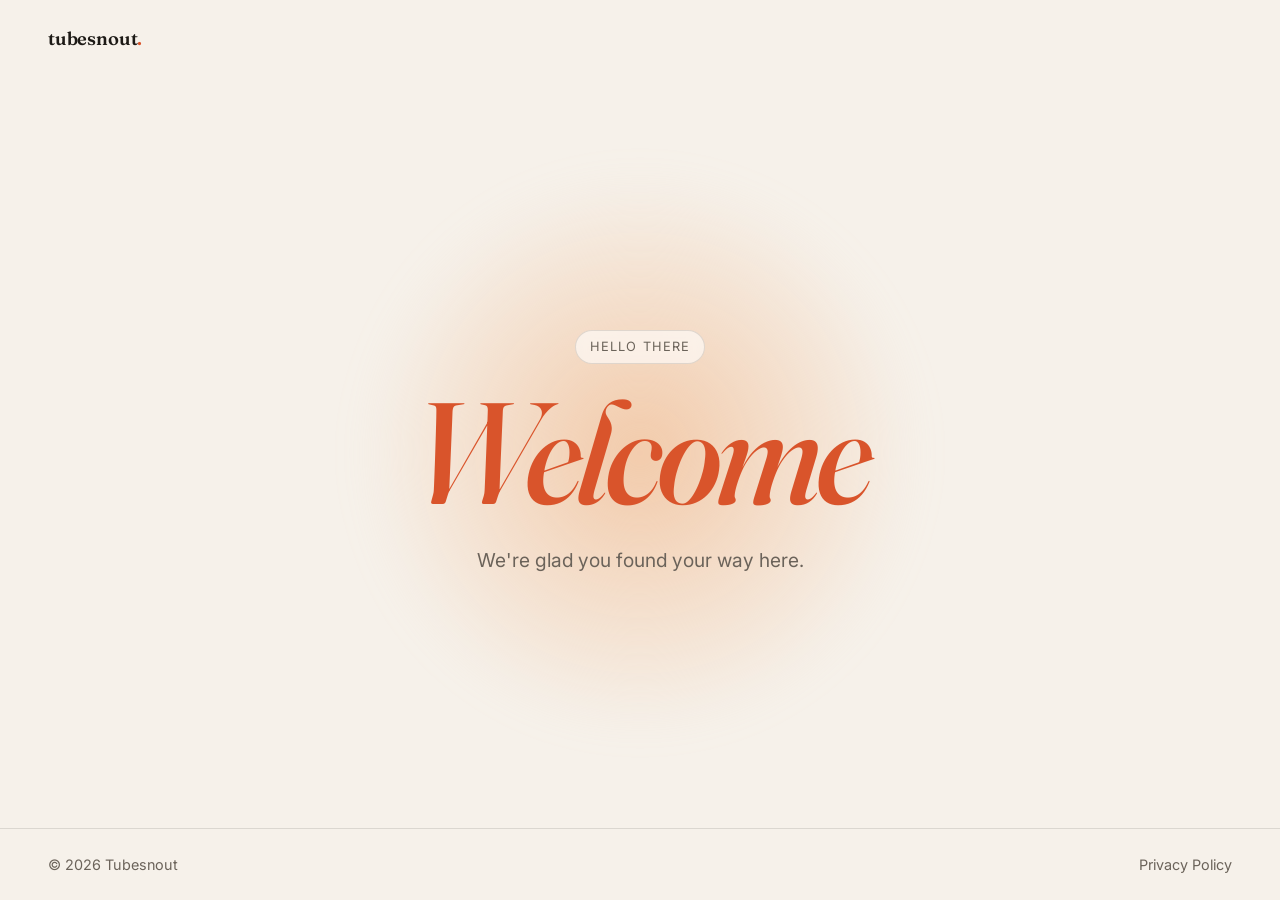
<file: index.html>
<!doctype html>
<html lang="en">
<head>
  <meta charset="utf-8">
  <meta name="viewport" content="width=device-width, initial-scale=1">
  <title>Tubesnout</title>
  <meta name="description" content="Welcome to Tubesnout.">
  <link rel="preconnect" href="https://fonts.googleapis.com">
  <link rel="preconnect" href="https://fonts.gstatic.com" crossorigin>
  <link rel="stylesheet" href="https://fonts.googleapis.com/css2?family=Fraunces:ital,opsz,wght@0,9..144,500;0,9..144,600;1,9..144,500&family=Inter:wght@400;500&display=swap">
  <link rel="stylesheet" href="style.css">
</head>
<body>
  <header class="site-header">
    <a class="brand" href="index.html">tubesnout<span>.</span></a>
  </header>

  <main class="hero">
    <div>
      <span class="eyebrow fade-in">Hello there</span>
      <h1 class="fade-in"><em>Welcome</em></h1>
      <p class="fade-in">We're glad you found your way here.</p>
    </div>
  </main>

  <footer class="site-footer">
    <span>&copy; <span id="year">2026</span> Tubesnout</span>
    <a href="privacy.html">Privacy Policy</a>
  </footer>

  <script>document.getElementById("year").textContent = new Date().getFullYear();</script>
</body>
</html>
</file>
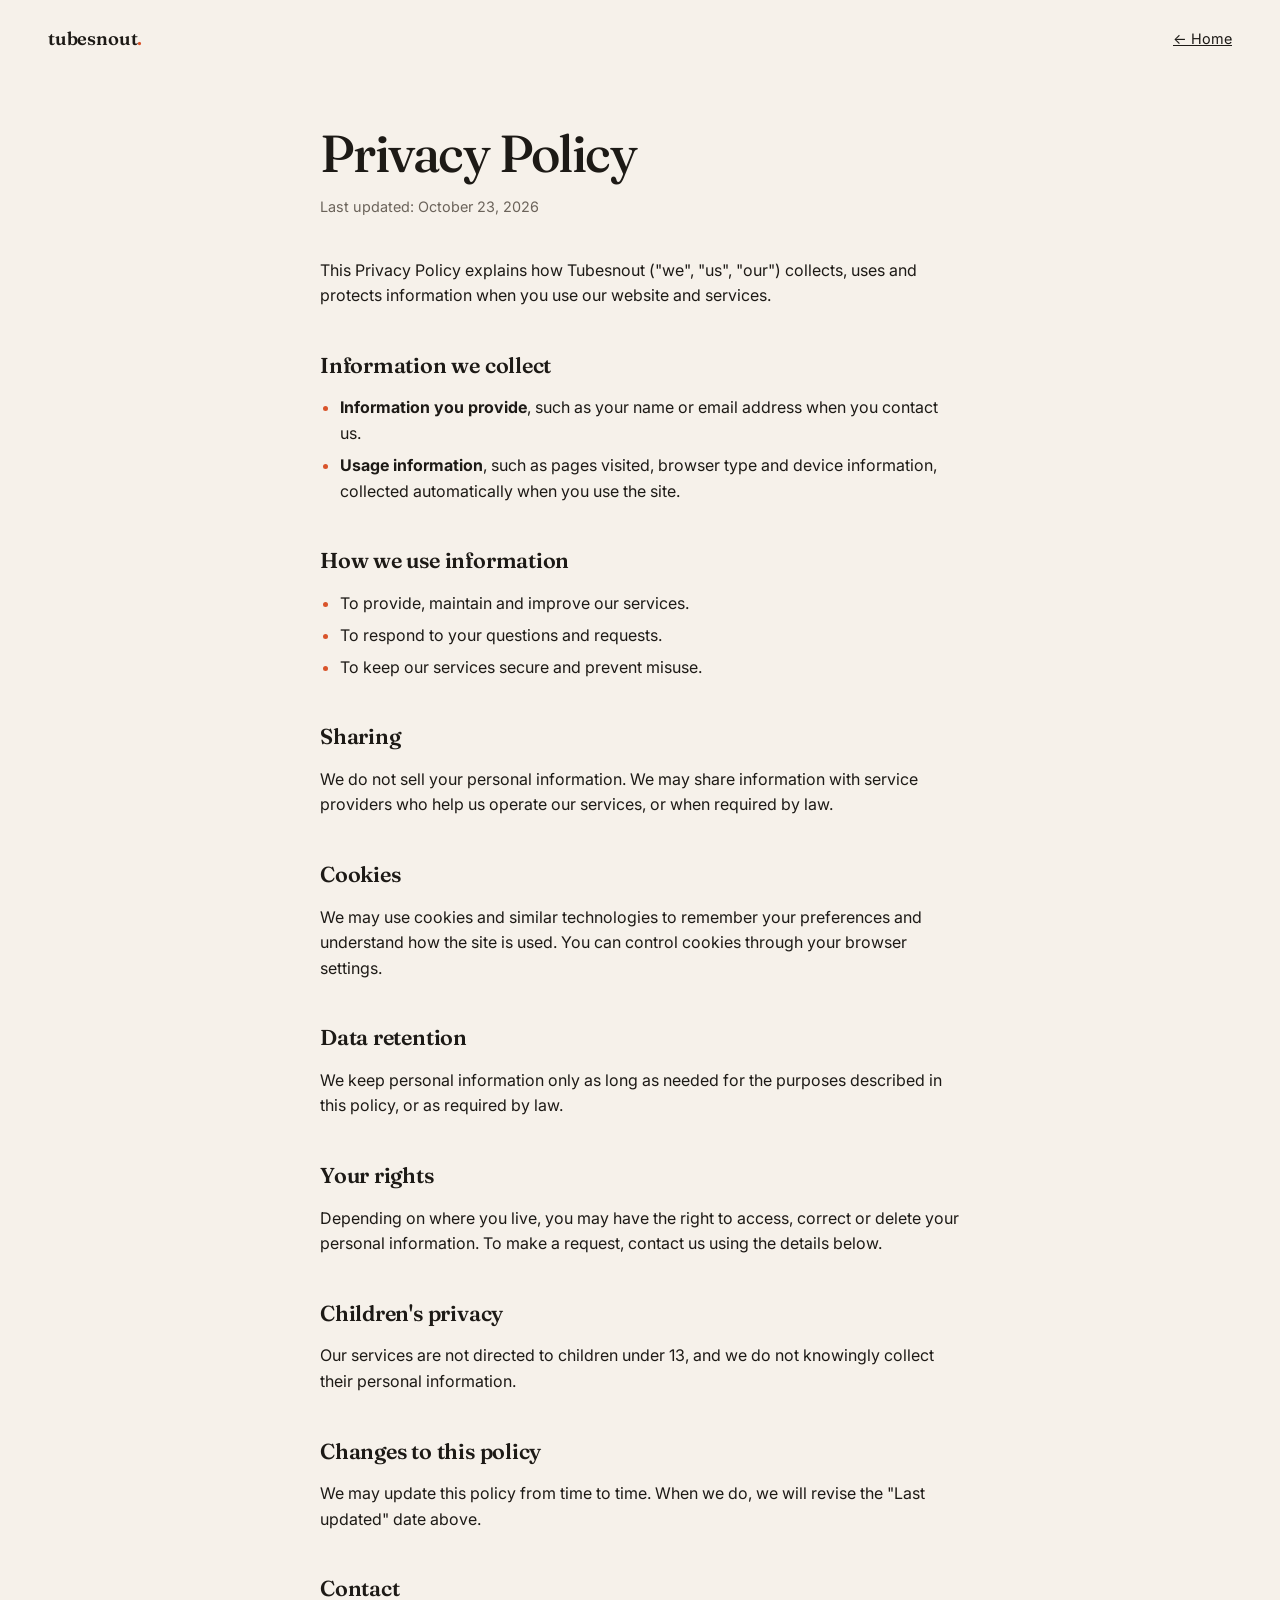
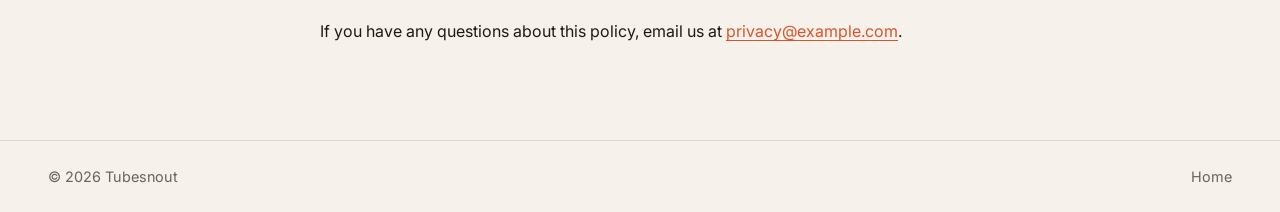
<file: privacy.html>
<!doctype html>
<html lang="en">
<head>
  <meta charset="utf-8">
  <meta name="viewport" content="width=device-width, initial-scale=1">
  <title>Privacy Policy · Tubesnout</title>
  <meta name="description" content="How Tubesnout collects, uses and protects your information.">
  <link rel="preconnect" href="https://fonts.googleapis.com">
  <link rel="preconnect" href="https://fonts.gstatic.com" crossorigin>
  <link rel="stylesheet" href="https://fonts.googleapis.com/css2?family=Fraunces:ital,opsz,wght@0,9..144,500;0,9..144,600;1,9..144,500&family=Inter:wght@400;500&display=swap">
  <link rel="stylesheet" href="style.css">
</head>
<body>
  <header class="site-header">
    <a class="brand" href="index.html">tubesnout<span>.</span></a>
    <a href="index.html">&larr; Home</a>
  </header>

  <main class="prose">
    <h1>Privacy Policy</h1>
    <p class="updated">Last updated: October 23, 2026</p>

    <p>This Privacy Policy explains how Tubesnout ("we", "us", "our") collects, uses and protects information when you use our website and services.</p>

    <h2>Information we collect</h2>
    <ul>
      <li><strong>Information you provide</strong>, such as your name or email address when you contact us.</li>
      <li><strong>Usage information</strong>, such as pages visited, browser type and device information, collected automatically when you use the site.</li>
    </ul>

    <h2>How we use information</h2>
    <ul>
      <li>To provide, maintain and improve our services.</li>
      <li>To respond to your questions and requests.</li>
      <li>To keep our services secure and prevent misuse.</li>
    </ul>

    <h2>Sharing</h2>
    <p>We do not sell your personal information. We may share information with service providers who help us operate our services, or when required by law.</p>

    <h2>Cookies</h2>
    <p>We may use cookies and similar technologies to remember your preferences and understand how the site is used. You can control cookies through your browser settings.</p>

    <h2>Data retention</h2>
    <p>We keep personal information only as long as needed for the purposes described in this policy, or as required by law.</p>

    <h2>Your rights</h2>
    <p>Depending on where you live, you may have the right to access, correct or delete your personal information. To make a request, contact us using the details below.</p>

    <h2>Children's privacy</h2>
    <p>Our services are not directed to children under 13, and we do not knowingly collect their personal information.</p>

    <h2>Changes to this policy</h2>
    <p>We may update this policy from time to time. When we do, we will revise the "Last updated" date above.</p>

    <h2>Contact</h2>
    <p>If you have any questions about this policy, email us at <a href="mailto:privacy@example.com">privacy@example.com</a>.</p>
  </main>

  <footer class="site-footer">
    <span>&copy; <span id="year">2026</span> Tubesnout</span>
    <a href="index.html">Home</a>
  </footer>

  <script>document.getElementById("year").textContent = new Date().getFullYear();</script>
</body>
</html>
</file>
<file: style.css>
:root {
  --bg: #f6f1ea;
  --fg: #1d1a16;
  --muted: #6b635a;
  --accent: #d9542b;
  --accent-soft: #f2c9a8;
  --card: rgba(255, 255, 255, 0.6);
  --line: rgba(29, 26, 22, 0.12);
  --serif: "Fraunces", Georgia, serif;
  --sans: "Inter", system-ui, -apple-system, sans-serif;
}

@media (prefers-color-scheme: dark) {
  :root {
    --bg: #14120f;
    --fg: #f3ede4;
    --muted: #a39a8e;
    --accent: #ff7a4d;
    --accent-soft: #5a2c1a;
    --card: rgba(255, 255, 255, 0.04);
    --line: rgba(243, 237, 228, 0.12);
  }
}

* { box-sizing: border-box; margin: 0; }

html { -webkit-text-size-adjust: 100%; }

body {
  min-height: 100vh;
  display: flex;
  flex-direction: column;
  background: var(--bg);
  color: var(--fg);
  font-family: var(--sans);
  line-height: 1.6;
  -webkit-font-smoothing: antialiased;
}

a { color: inherit; }

.site-header,
.site-footer {
  display: flex;
  justify-content: space-between;
  align-items: center;
  gap: 1rem;
  padding: 1.5rem clamp(1rem, 5vw, 3rem);
  font-size: 0.9rem;
}

.brand {
  font-family: var(--serif);
  font-weight: 600;
  font-size: 1.15rem;
  text-decoration: none;
  letter-spacing: -0.01em;
}

.brand span { color: var(--accent); }

.site-footer {
  color: var(--muted);
  border-top: 1px solid var(--line);
}

.site-footer a { text-decoration: none; }
.site-footer a:hover { color: var(--fg); }

/* Home */

.hero {
  position: relative;
  flex: 1;
  display: grid;
  place-items: center;
  padding: 4rem 1rem;
  overflow: hidden;
  text-align: center;
}

.hero::before {
  content: "";
  position: absolute;
  width: min(70vw, 560px);
  aspect-ratio: 1;
  border-radius: 50%;
  background: radial-gradient(circle, var(--accent-soft) 0%, transparent 70%);
  filter: blur(20px);
  animation: drift 12s ease-in-out infinite alternate;
  z-index: 0;
}

.hero > * { position: relative; z-index: 1; }

.eyebrow {
  display: inline-block;
  margin-bottom: 1.25rem;
  padding: 0.35rem 0.9rem;
  border: 1px solid var(--line);
  border-radius: 999px;
  background: var(--card);
  backdrop-filter: blur(8px);
  color: var(--muted);
  font-size: 0.8rem;
  letter-spacing: 0.08em;
  text-transform: uppercase;
}

.hero h1 {
  font-family: var(--serif);
  font-weight: 500;
  font-size: clamp(3.5rem, 14vw, 9rem);
  line-height: 0.95;
  letter-spacing: -0.04em;
}

.hero h1 em {
  font-style: italic;
  color: var(--accent);
}

.hero p {
  max-width: 32ch;
  margin: 1.5rem auto 0;
  color: var(--muted);
  font-size: clamp(1rem, 2.5vw, 1.2rem);
}

.fade-in {
  opacity: 0;
  transform: translateY(12px);
  animation: rise 0.9s cubic-bezier(0.2, 0.7, 0.2, 1) forwards;
}

.fade-in:nth-child(2) { animation-delay: 0.12s; }
.fade-in:nth-child(3) { animation-delay: 0.24s; }

@keyframes rise {
  to { opacity: 1; transform: none; }
}

@keyframes drift {
  from { transform: translate(-8%, -4%) scale(1); }
  to { transform: translate(8%, 6%) scale(1.15); }
}

@media (prefers-reduced-motion: reduce) {
  .hero::before, .fade-in { animation: none; opacity: 1; transform: none; }
}

/* Privacy */

.prose {
  flex: 1;
  width: 100%;
  max-width: 42rem;
  margin: 0 auto;
  padding: 3rem 1rem 5rem;
}

.prose h1 {
  font-family: var(--serif);
  font-weight: 500;
  font-size: clamp(2.25rem, 7vw, 3.25rem);
  line-height: 1.1;
  letter-spacing: -0.03em;
}

.prose .updated {
  margin: 0.75rem 0 2.5rem;
  color: var(--muted);
  font-size: 0.9rem;
}

.prose h2 {
  margin: 2.5rem 0 0.75rem;
  font-family: var(--serif);
  font-weight: 600;
  font-size: 1.35rem;
  letter-spacing: -0.01em;
}

.prose p,
.prose ul { margin-bottom: 1rem; }

.prose ul { padding-left: 1.25rem; }
.prose li { margin-bottom: 0.4rem; }
.prose li::marker { color: var(--accent); }

.prose a {
  color: var(--accent);
  text-underline-offset: 3px;
}
</file>
